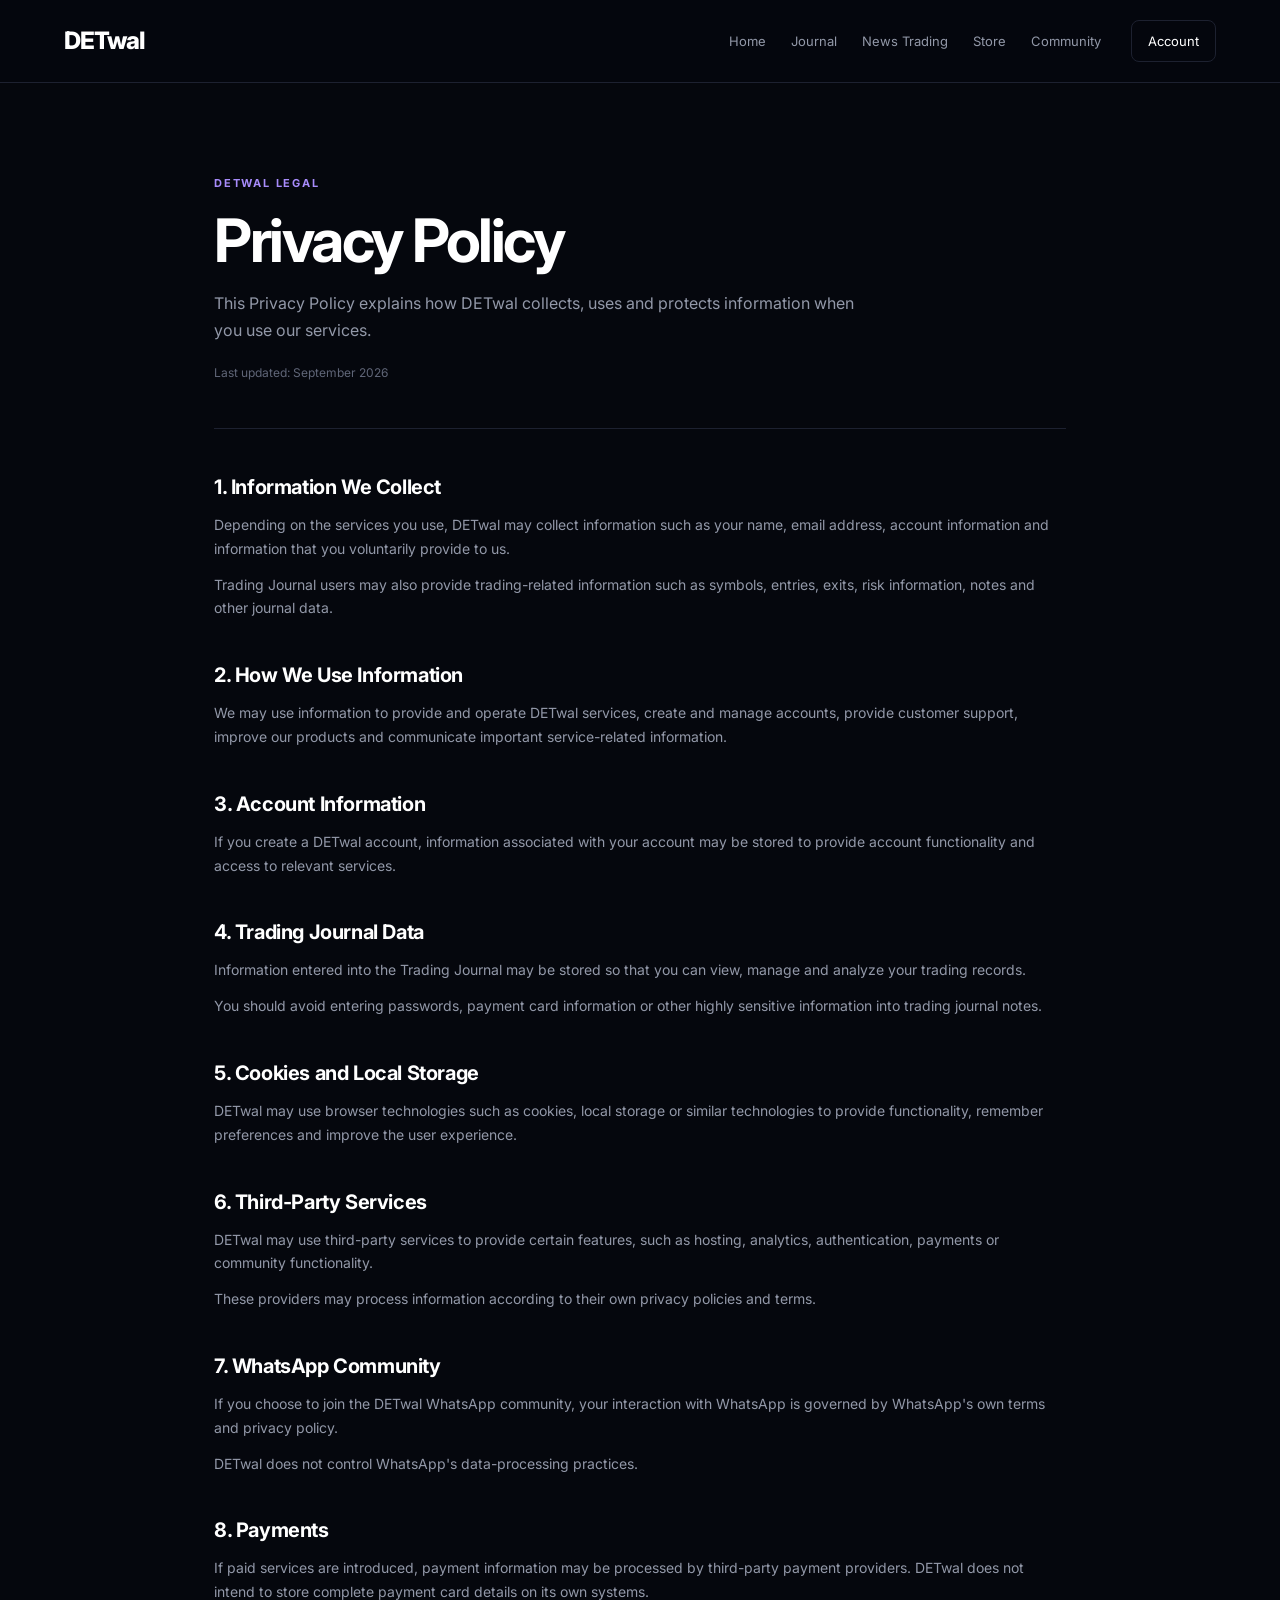
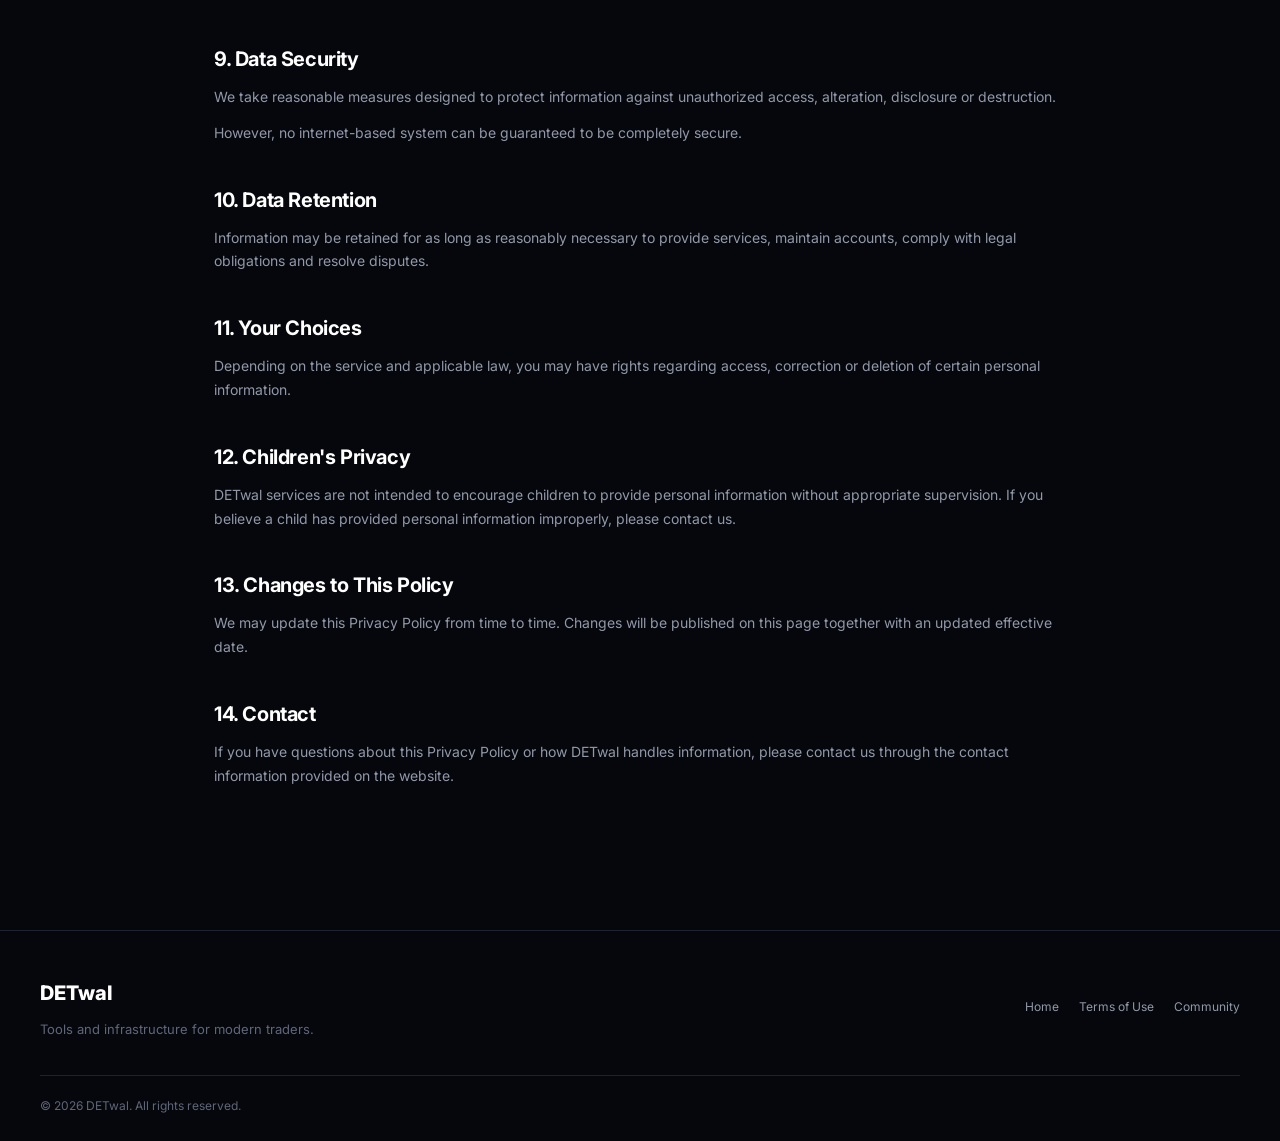
<file: privacy/index.html>
<!DOCTYPE html>
<html lang="en">
<head>
    <meta charset="UTF-8">
    <meta name="viewport" content="width=device-width, initial-scale=1.0">

    <title>Privacy Policy — DETwal</title>

    <meta
        name="description"
        content="Privacy Policy for DETwal."
    >

    <link rel="preconnect" href="https://fonts.googleapis.com">
    <link rel="preconnect" href="https://fonts.gstatic.com" crossorigin>

    <link
        href="https://fonts.googleapis.com/css2?family=Inter:wght@400;500;600;700;800&display=swap"
        rel="stylesheet"
    >

    <link rel="stylesheet" href="style.css">
</head>

<body>

    <!-- Navbar -->
    <nav class="navbar">
        <div class="nav-container">

            <a href="../home/" class="logo">
                DETwal
            </a>

            <div class="nav-links">
                <a href="../home/">Home</a>
                <a href="../journal/">Journal</a>
                <a href="../news-trading/">News Trading</a>
                <a href="../strategies-store/">Store</a>
                <a href="../community/">Community</a>
            </div>

            <a href="../signup/" class="account-btn">
                Account
            </a>

        </div>
    </nav>


    <!-- Privacy Policy -->
    <main class="legal-page">

        <div class="legal-header">

            <span class="eyebrow">
                DETWAL LEGAL
            </span>

            <h1>
                Privacy Policy
            </h1>

            <p>
                This Privacy Policy explains how DETwal collects,
                uses and protects information when you use our services.
            </p>

            <div class="updated">
                Last updated: September 2026
            </div>

        </div>


        <div class="legal-content">

            <section>
                <h2>1. Information We Collect</h2>

                <p>
                    Depending on the services you use, DETwal may collect
                    information such as your name, email address, account
                    information and information that you voluntarily
                    provide to us.
                </p>

                <p>
                    Trading Journal users may also provide trading-related
                    information such as symbols, entries, exits, risk
                    information, notes and other journal data.
                </p>
            </section>


            <section>
                <h2>2. How We Use Information</h2>

                <p>
                    We may use information to provide and operate DETwal
                    services, create and manage accounts, provide customer
                    support, improve our products and communicate important
                    service-related information.
                </p>
            </section>


            <section>
                <h2>3. Account Information</h2>

                <p>
                    If you create a DETwal account, information associated
                    with your account may be stored to provide account
                    functionality and access to relevant services.
                </p>
            </section>


            <section>
                <h2>4. Trading Journal Data</h2>

                <p>
                    Information entered into the Trading Journal may be
                    stored so that you can view, manage and analyze your
                    trading records.
                </p>

                <p>
                    You should avoid entering passwords, payment card
                    information or other highly sensitive information into
                    trading journal notes.
                </p>
            </section>


            <section>
                <h2>5. Cookies and Local Storage</h2>

                <p>
                    DETwal may use browser technologies such as cookies,
                    local storage or similar technologies to provide
                    functionality, remember preferences and improve the
                    user experience.
                </p>
            </section>


            <section>
                <h2>6. Third-Party Services</h2>

                <p>
                    DETwal may use third-party services to provide certain
                    features, such as hosting, analytics, authentication,
                    payments or community functionality.
                </p>

                <p>
                    These providers may process information according to
                    their own privacy policies and terms.
                </p>
            </section>


            <section>
                <h2>7. WhatsApp Community</h2>

                <p>
                    If you choose to join the DETwal WhatsApp community,
                    your interaction with WhatsApp is governed by
                    WhatsApp's own terms and privacy policy.
                </p>

                <p>
                    DETwal does not control WhatsApp's data-processing
                    practices.
                </p>
            </section>


            <section>
                <h2>8. Payments</h2>

                <p>
                    If paid services are introduced, payment information
                    may be processed by third-party payment providers.
                    DETwal does not intend to store complete payment card
                    details on its own systems.
                </p>
            </section>


            <section>
                <h2>9. Data Security</h2>

                <p>
                    We take reasonable measures designed to protect
                    information against unauthorized access, alteration,
                    disclosure or destruction.
                </p>

                <p>
                    However, no internet-based system can be guaranteed
                    to be completely secure.
                </p>
            </section>


            <section>
                <h2>10. Data Retention</h2>

                <p>
                    Information may be retained for as long as reasonably
                    necessary to provide services, maintain accounts,
                    comply with legal obligations and resolve disputes.
                </p>
            </section>


            <section>
                <h2>11. Your Choices</h2>

                <p>
                    Depending on the service and applicable law, you may
                    have rights regarding access, correction or deletion
                    of certain personal information.
                </p>
            </section>


            <section>
                <h2>12. Children's Privacy</h2>

                <p>
                    DETwal services are not intended to encourage children
                    to provide personal information without appropriate
                    supervision. If you believe a child has provided
                    personal information improperly, please contact us.
                </p>
            </section>


            <section>
                <h2>13. Changes to This Policy</h2>

                <p>
                    We may update this Privacy Policy from time to time.
                    Changes will be published on this page together with
                    an updated effective date.
                </p>
            </section>


            <section>
                <h2>14. Contact</h2>

                <p>
                    If you have questions about this Privacy Policy or
                    how DETwal handles information, please contact us
                    through the contact information provided on the
                    website.
                </p>
            </section>

        </div>

    </main>


    <!-- Footer -->
    <footer class="footer">

        <div class="footer-container">

            <div class="footer-brand">

                <div class="footer-logo">
                    DETwal
                </div>

                <p>
                    Tools and infrastructure for modern traders.
                </p>

            </div>


            <div class="footer-links">

                <a href="../home/">
                    Home
                </a>

                <a href="../terms/">
                    Terms of Use
                </a>

                <a href="../community/">
                    Community
                </a>

            </div>

        </div>


        <div class="footer-bottom">
            © 2026 DETwal. All rights reserved.
        </div>

    </footer>


    <script src="script.js"></script>

</body>
</html>
</file>
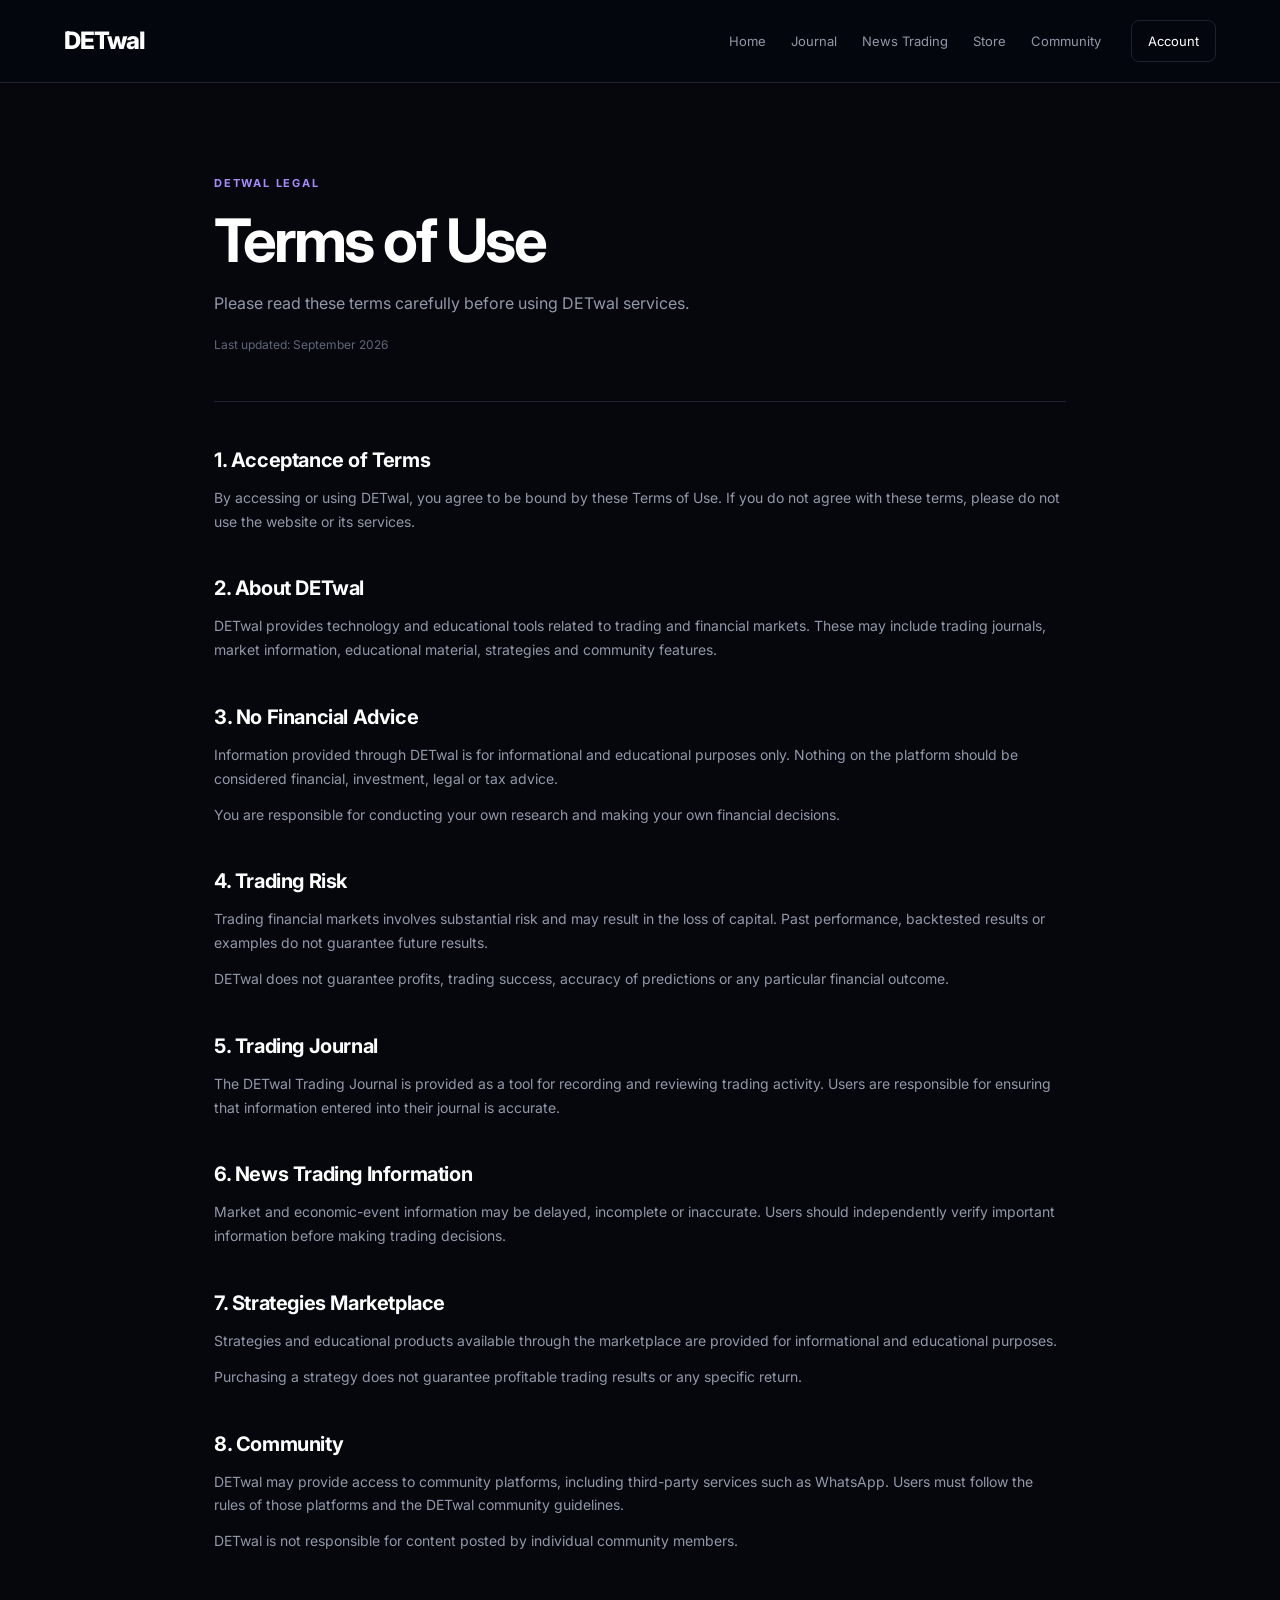
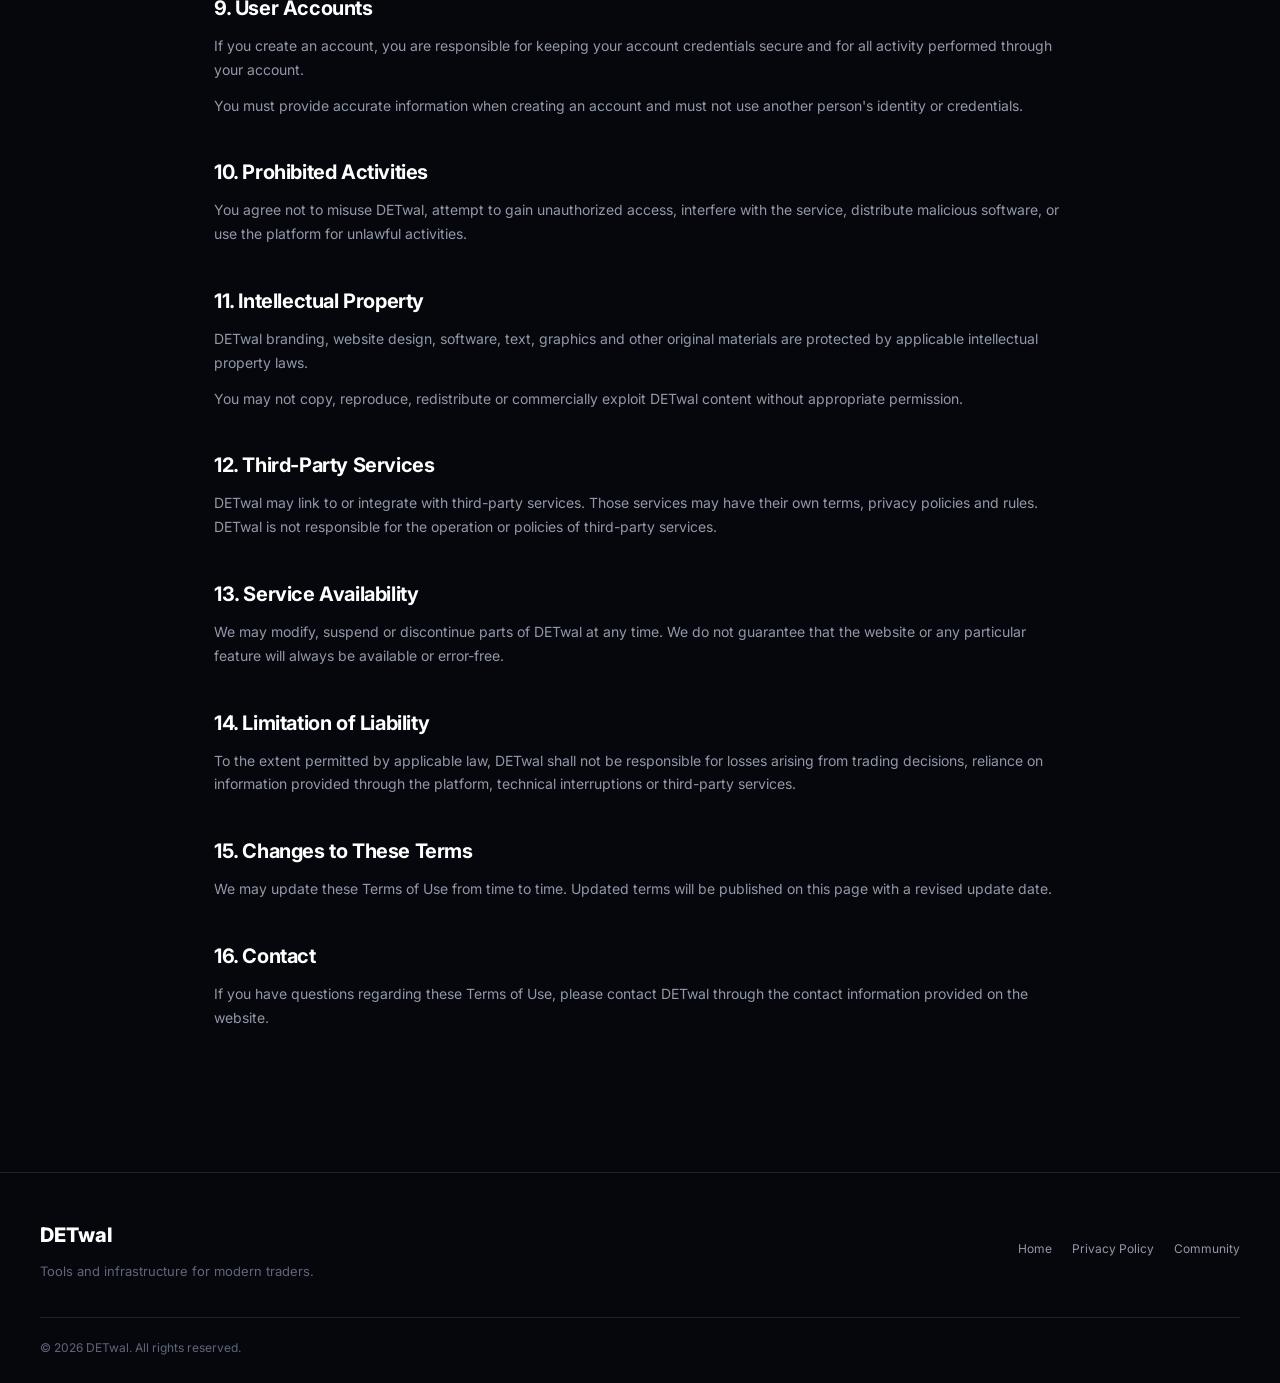
<file: terms/index.html>
<!DOCTYPE html>
<html lang="en">
<head>
    <meta charset="UTF-8">
    <meta name="viewport" content="width=device-width, initial-scale=1.0">

    <title>Terms of Use — DETwal</title>

    <meta
        name="description"
        content="Terms of Use for DETwal."
    >

    <link rel="preconnect" href="https://fonts.googleapis.com">
    <link rel="preconnect" href="https://fonts.gstatic.com" crossorigin>

    <link
        href="https://fonts.googleapis.com/css2?family=Inter:wght@400;500;600;700;800&display=swap"
        rel="stylesheet"
    >

    <link rel="stylesheet" href="style.css">
</head>

<body>

    <!-- Navbar -->
    <nav class="navbar">
        <div class="nav-container">

            <a href="../home/" class="logo">
                DETwal
            </a>

            <div class="nav-links">
                <a href="../home/">Home</a>
                <a href="../journal/">Journal</a>
                <a href="../news-trading/">News Trading</a>
                <a href="../strategies-store/">Store</a>
                <a href="../community/">Community</a>
            </div>

            <a href="../signup/" class="account-btn">
                Account
            </a>

        </div>
    </nav>


    <!-- Terms -->
    <main class="legal-page">

        <div class="legal-header">

            <span class="eyebrow">
                DETWAL LEGAL
            </span>

            <h1>
                Terms of Use
            </h1>

            <p>
                Please read these terms carefully before using
                DETwal services.
            </p>

            <div class="updated">
                Last updated: September 2026
            </div>

        </div>


        <div class="legal-content">

            <section>
                <h2>1. Acceptance of Terms</h2>

                <p>
                    By accessing or using DETwal, you agree to be bound
                    by these Terms of Use. If you do not agree with these
                    terms, please do not use the website or its services.
                </p>
            </section>


            <section>
                <h2>2. About DETwal</h2>

                <p>
                    DETwal provides technology and educational tools
                    related to trading and financial markets. These may
                    include trading journals, market information,
                    educational material, strategies and community
                    features.
                </p>
            </section>


            <section>
                <h2>3. No Financial Advice</h2>

                <p>
                    Information provided through DETwal is for
                    informational and educational purposes only.
                    Nothing on the platform should be considered
                    financial, investment, legal or tax advice.
                </p>

                <p>
                    You are responsible for conducting your own research
                    and making your own financial decisions.
                </p>
            </section>


            <section>
                <h2>4. Trading Risk</h2>

                <p>
                    Trading financial markets involves substantial risk
                    and may result in the loss of capital. Past
                    performance, backtested results or examples do not
                    guarantee future results.
                </p>

                <p>
                    DETwal does not guarantee profits, trading success,
                    accuracy of predictions or any particular financial
                    outcome.
                </p>
            </section>


            <section>
                <h2>5. Trading Journal</h2>

                <p>
                    The DETwal Trading Journal is provided as a tool for
                    recording and reviewing trading activity. Users are
                    responsible for ensuring that information entered
                    into their journal is accurate.
                </p>
            </section>


            <section>
                <h2>6. News Trading Information</h2>

                <p>
                    Market and economic-event information may be delayed,
                    incomplete or inaccurate. Users should independently
                    verify important information before making trading
                    decisions.
                </p>
            </section>


            <section>
                <h2>7. Strategies Marketplace</h2>

                <p>
                    Strategies and educational products available through
                    the marketplace are provided for informational and
                    educational purposes.
                </p>

                <p>
                    Purchasing a strategy does not guarantee profitable
                    trading results or any specific return.
                </p>
            </section>


            <section>
                <h2>8. Community</h2>

                <p>
                    DETwal may provide access to community platforms,
                    including third-party services such as WhatsApp.
                    Users must follow the rules of those platforms and
                    the DETwal community guidelines.
                </p>

                <p>
                    DETwal is not responsible for content posted by
                    individual community members.
                </p>
            </section>


            <section>
                <h2>9. User Accounts</h2>

                <p>
                    If you create an account, you are responsible for
                    keeping your account credentials secure and for all
                    activity performed through your account.
                </p>

                <p>
                    You must provide accurate information when creating
                    an account and must not use another person's identity
                    or credentials.
                </p>
            </section>


            <section>
                <h2>10. Prohibited Activities</h2>

                <p>
                    You agree not to misuse DETwal, attempt to gain
                    unauthorized access, interfere with the service,
                    distribute malicious software, or use the platform
                    for unlawful activities.
                </p>
            </section>


            <section>
                <h2>11. Intellectual Property</h2>

                <p>
                    DETwal branding, website design, software, text,
                    graphics and other original materials are protected
                    by applicable intellectual property laws.
                </p>

                <p>
                    You may not copy, reproduce, redistribute or
                    commercially exploit DETwal content without
                    appropriate permission.
                </p>
            </section>


            <section>
                <h2>12. Third-Party Services</h2>

                <p>
                    DETwal may link to or integrate with third-party
                    services. Those services may have their own terms,
                    privacy policies and rules. DETwal is not responsible
                    for the operation or policies of third-party services.
                </p>
            </section>


            <section>
                <h2>13. Service Availability</h2>

                <p>
                    We may modify, suspend or discontinue parts of DETwal
                    at any time. We do not guarantee that the website or
                    any particular feature will always be available or
                    error-free.
                </p>
            </section>


            <section>
                <h2>14. Limitation of Liability</h2>

                <p>
                    To the extent permitted by applicable law, DETwal
                    shall not be responsible for losses arising from
                    trading decisions, reliance on information provided
                    through the platform, technical interruptions or
                    third-party services.
                </p>
            </section>


            <section>
                <h2>15. Changes to These Terms</h2>

                <p>
                    We may update these Terms of Use from time to time.
                    Updated terms will be published on this page with a
                    revised update date.
                </p>
            </section>


            <section>
                <h2>16. Contact</h2>

                <p>
                    If you have questions regarding these Terms of Use,
                    please contact DETwal through the contact information
                    provided on the website.
                </p>
            </section>

        </div>

    </main>


    <!-- Footer -->
    <footer class="footer">

        <div class="footer-container">

            <div class="footer-brand">

                <div class="footer-logo">
                    DETwal
                </div>

                <p>
                    Tools and infrastructure for modern traders.
                </p>

            </div>


            <div class="footer-links">

                <a href="../home/">Home</a>
                <a href="../privacy/">Privacy Policy</a>
                <a href="../community/">Community</a>

            </div>

        </div>


        <div class="footer-bottom">
            © 2026 DETwal. All rights reserved.
        </div>

    </footer>


    <script src="script.js"></script>

</body>
</html>
</file>
<file: privacy/style.css>
* {
    margin: 0;
    padding: 0;
    box-sizing: border-box;
}

:root {
    --bg: #05070D;
    --card: #070910;
    --purple: #8B5CF6;
    --purple-light: #A78BFA;
    --white: #FFFFFF;
    --text: #9298A8;
    --muted: #606678;
    --border: #1D2130;
}

html {
    scroll-behavior: smooth;
}

body {
    font-family: "Inter", sans-serif;
    background: var(--bg);
    color: var(--white);
    line-height: 1.7;
}

a {
    color: inherit;
    text-decoration: none;
}


/* =========================
   NAVBAR
========================= */

.navbar {
    border-bottom: 1px solid var(--border);
    background: rgba(5, 7, 13, 0.94);
}

.nav-container {
    max-width: 1200px;
    margin: auto;
    padding: 20px 24px;

    display: flex;
    align-items: center;
    gap: 30px;
}

.logo {
    font-size: 24px;
    font-weight: 800;
    letter-spacing: -1px;
}

.nav-links {
    display: flex;
    gap: 25px;
    margin-left: auto;
}

.nav-links a {
    color: var(--text);
    font-size: 13px;
    transition: 0.2s ease;
}

.nav-links a:hover {
    color: var(--white);
}

.account-btn {
    padding: 9px 16px;

    border: 1px solid var(--border);
    border-radius: 8px;

    font-size: 13px;

    transition: 0.2s ease;
}

.account-btn:hover {
    border-color: var(--purple);
    color: var(--purple-light);
}


/* =========================
   PRIVACY HEADER
========================= */

.legal-page {
    max-width: 900px;
    margin: auto;
    padding: 85px 24px 100px;
}

.legal-header {
    padding-bottom: 45px;
    border-bottom: 1px solid var(--border);
}

.eyebrow {
    display: inline-block;

    color: var(--purple-light);
    font-size: 11px;
    font-weight: 700;
    letter-spacing: 1.8px;
}

.legal-header h1 {
    margin-top: 14px;

    font-size: clamp(42px, 6vw, 60px);
    line-height: 1.05;
    letter-spacing: -2.5px;
}

.legal-header p {
    max-width: 650px;
    margin-top: 18px;

    color: var(--text);
    font-size: 16px;
}

.updated {
    margin-top: 18px;

    color: var(--muted);
    font-size: 12px;
}


/* =========================
   CONTENT
========================= */

.legal-content {
    padding-top: 45px;
}

.legal-content section {
    margin-bottom: 42px;
}

.legal-content h2 {
    margin-bottom: 13px;

    color: var(--white);
    font-size: 20px;
    line-height: 1.3;
    letter-spacing: -0.4px;
}

.legal-content p {
    margin-bottom: 12px;

    color: var(--text);
    font-size: 14px;
}

.legal-content p:last-child {
    margin-bottom: 0;
}


/* =========================
   FOOTER
========================= */

.footer {
    border-top: 1px solid var(--border);
    padding: 45px 24px 25px;
}

.footer-container {
    max-width: 1200px;
    margin: auto;

    display: flex;
    justify-content: space-between;
    gap: 40px;
}

.footer-logo {
    font-size: 20px;
    font-weight: 800;
}

.footer-brand p {
    margin-top: 8px;

    color: var(--muted);
    font-size: 13px;
}

.footer-links {
    display: flex;
    align-items: center;
    flex-wrap: wrap;
    gap: 20px;
}

.footer-links a {
    color: var(--text);
    font-size: 12px;
}

.footer-links a:hover {
    color: var(--white);
}

.footer-bottom {
    max-width: 1200px;
    margin: 35px auto 0;
    padding-top: 20px;

    border-top: 1px solid var(--border);

    color: var(--muted);
    font-size: 12px;
}


/* =========================
   TABLET
========================= */

@media (max-width: 850px) {

    .nav-links {
        display: none;
    }

    .legal-page {
        padding-top: 65px;
    }
}


/* =========================
   MOBILE
========================= */

@media (max-width: 600px) {

    .nav-container {
        padding: 16px 18px;
    }

    .legal-page {
        padding: 55px 20px 75px;
    }

    .legal-header {
        padding-bottom: 35px;
    }

    .legal-header h1 {
        font-size: 42px;
        letter-spacing: -2px;
    }

    .legal-header p {
        font-size: 14px;
    }

    .legal-content {
        padding-top: 35px;
    }

    .legal-content section {
        margin-bottom: 34px;
    }

    .legal-content h2 {
        font-size: 18px;
    }

    .legal-content p {
        font-size: 13px;
    }

    .footer-container {
        flex-direction: column;
    }

    .footer-links {
        flex-direction: column;
        align-items: flex-start;
    }
}
</file>
<file: terms/style.css>
* {
    margin: 0;
    padding: 0;
    box-sizing: border-box;
}

:root {
    --bg: #05070D;
    --card: #070910;
    --purple: #8B5CF6;
    --purple-light: #A78BFA;
    --white: #FFFFFF;
    --text: #9298A8;
    --muted: #606678;
    --border: #1D2130;
}

html {
    scroll-behavior: smooth;
}

body {
    font-family: "Inter", sans-serif;
    background: var(--bg);
    color: var(--white);
    line-height: 1.7;
}

a {
    color: inherit;
    text-decoration: none;
}


/* =========================
   NAVBAR
========================= */

.navbar {
    border-bottom: 1px solid var(--border);
    background: rgba(5, 7, 13, 0.94);
}

.nav-container {
    max-width: 1200px;
    margin: auto;
    padding: 20px 24px;

    display: flex;
    align-items: center;
    gap: 30px;
}

.logo {
    font-size: 24px;
    font-weight: 800;
    letter-spacing: -1px;
}

.nav-links {
    display: flex;
    gap: 25px;
    margin-left: auto;
}

.nav-links a {
    color: var(--text);
    font-size: 13px;
    transition: 0.2s ease;
}

.nav-links a:hover {
    color: var(--white);
}

.account-btn {
    padding: 9px 16px;

    border: 1px solid var(--border);
    border-radius: 8px;

    font-size: 13px;

    transition: 0.2s ease;
}

.account-btn:hover {
    border-color: var(--purple);
    color: var(--purple-light);
}


/* =========================
   LEGAL HEADER
========================= */

.legal-page {
    max-width: 900px;
    margin: auto;
    padding: 85px 24px 100px;
}

.legal-header {
    padding-bottom: 45px;

    border-bottom: 1px solid var(--border);
}

.eyebrow {
    display: inline-block;

    color: var(--purple-light);
    font-size: 11px;
    font-weight: 700;
    letter-spacing: 1.8px;
}

.legal-header h1 {
    margin-top: 14px;

    font-size: clamp(42px, 6vw, 60px);
    line-height: 1.05;
    letter-spacing: -2.5px;
}

.legal-header p {
    max-width: 620px;
    margin-top: 18px;

    color: var(--text);
    font-size: 16px;
}

.updated {
    margin-top: 18px;

    color: var(--muted);
    font-size: 12px;
}


/* =========================
   LEGAL CONTENT
========================= */

.legal-content {
    padding-top: 45px;
}

.legal-content section {
    margin-bottom: 42px;
}

.legal-content h2 {
    margin-bottom: 13px;

    color: var(--white);
    font-size: 20px;
    line-height: 1.3;
    letter-spacing: -0.4px;
}

.legal-content p {
    margin-bottom: 12px;

    color: var(--text);
    font-size: 14px;
}

.legal-content p:last-child {
    margin-bottom: 0;
}


/* =========================
   FOOTER
========================= */

.footer {
    border-top: 1px solid var(--border);
    padding: 45px 24px 25px;
}

.footer-container {
    max-width: 1200px;
    margin: auto;

    display: flex;
    justify-content: space-between;
    gap: 40px;
}

.footer-logo {
    font-size: 20px;
    font-weight: 800;
}

.footer-brand p {
    margin-top: 8px;

    color: var(--muted);
    font-size: 13px;
}

.footer-links {
    display: flex;
    align-items: center;
    flex-wrap: wrap;
    gap: 20px;
}

.footer-links a {
    color: var(--text);
    font-size: 12px;
}

.footer-links a:hover {
    color: var(--white);
}

.footer-bottom {
    max-width: 1200px;
    margin: 35px auto 0;
    padding-top: 20px;

    border-top: 1px solid var(--border);

    color: var(--muted);
    font-size: 12px;
}


/* =========================
   MOBILE
========================= */

@media (max-width: 850px) {

    .nav-links {
        display: none;
    }

    .legal-page {
        padding-top: 65px;
    }
}


@media (max-width: 600px) {

    .nav-container {
        padding: 16px 18px;
    }

    .legal-page {
        padding: 55px 20px 75px;
    }

    .legal-header {
        padding-bottom: 35px;
    }

    .legal-header h1 {
        font-size: 42px;
        letter-spacing: -2px;
    }

    .legal-header p {
        font-size: 14px;
    }

    .legal-content {
        padding-top: 35px;
    }

    .legal-content section {
        margin-bottom: 34px;
    }

    .legal-content h2 {
        font-size: 18px;
    }

    .legal-content p {
        font-size: 13px;
    }

    .footer-container {
        flex-direction: column;
    }

    .footer-links {
        flex-direction: column;
        align-items: flex-start;
    }
}
</file>
